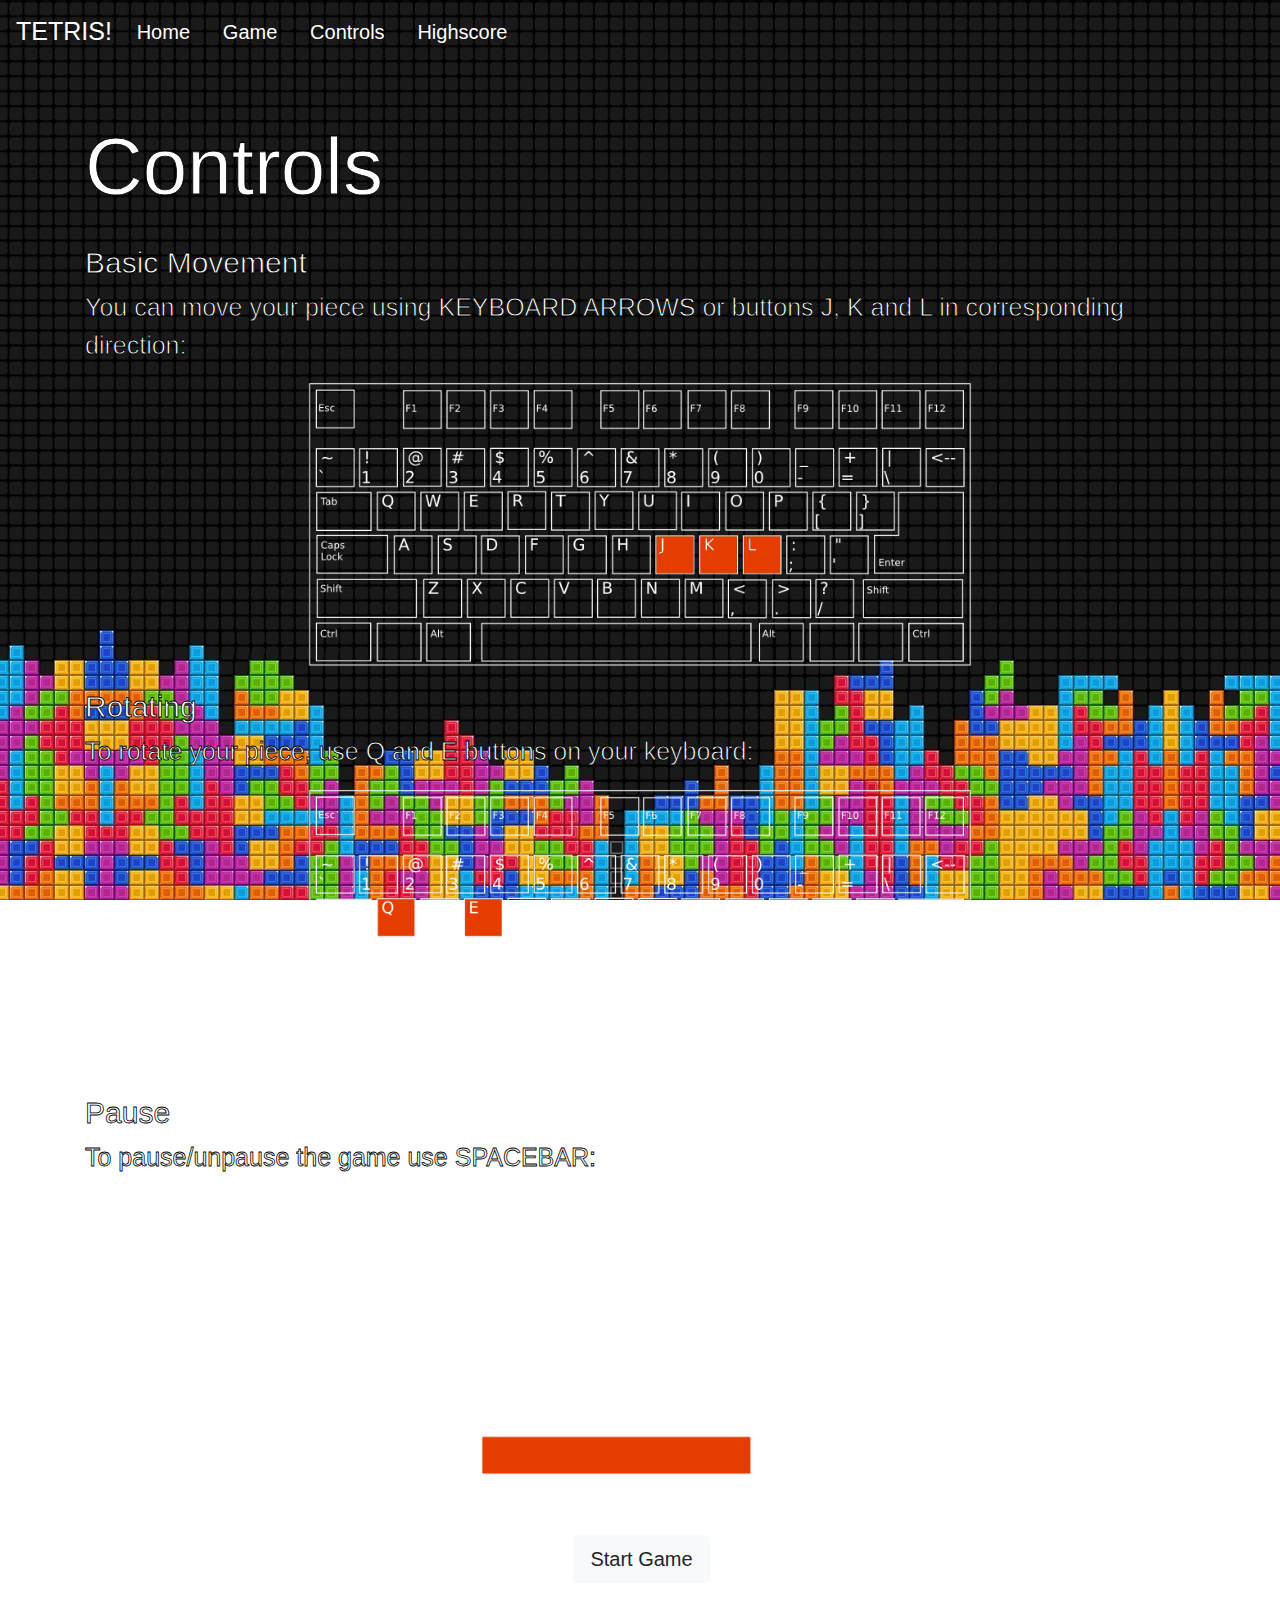
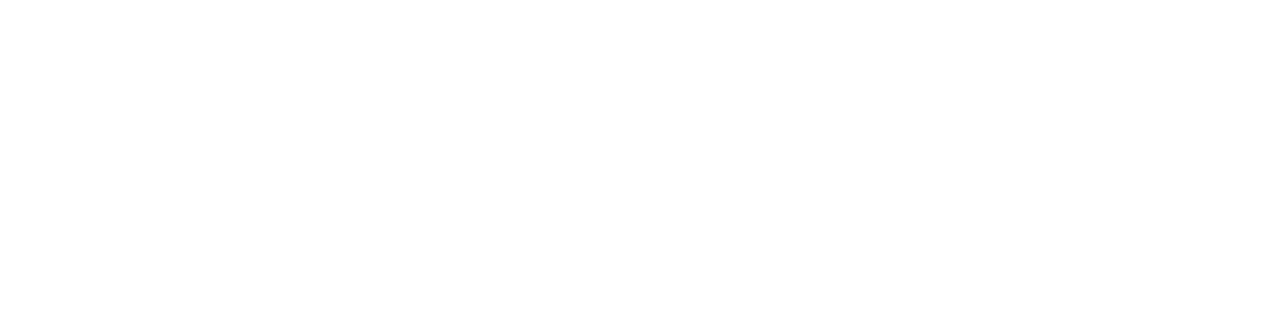
<file: controls.html>
<!DOCTYPE html>
<html>
<head>
	<title>The Tetris Game</title>
	<meta charset="UTF-8">
	<link rel="stylesheet" type="text/css" href="https://maxcdn.bootstrapcdn.com/bootstrap/4.0.0/css/bootstrap.min.css">
	<link rel="stylesheet" type="text/css" href="css/design.css">
	<link rel="stylesheet" type="text/css" href="css/design_controls.css">
	<link rel="shortcut icon" href="src/icon.png" type="image/x-icon">
</head>
<body>
<nav class="navbar navbar-expand-lg navbar-light" style="background-color: rgba(40,43,40,0);">
  <p class="navbar-brand">TETRIS!</p>
  <button class="navbar-toggler" type="button" data-toggle="collapse" data-target="#navbarNav" aria-controls="navbarNav" aria-expanded="false" aria-label="Toggle navigation">
    <span class="navbar-toggler-icon"></span>
  </button>
  <div class="collapse navbar-collapse" id="navbarNav">
    <ul class="navbar-nav">
      <li class="nav-item">
        <a class="nav-link" href="index.html">Home</a>
      </li>
      <li class="nav-item">
        <a class="nav-link" href="game.html">Game</a>
      </li>
      <li class="nav-item">
        <a class="nav-link" href="controls.html">Controls</a>
      </li>
      <li class="nav-item">
        <a class="nav-link" href="highscore.html">Highscore</a>
      </li>
    </ul>
  </div>
</nav>
<div class="container">
	<div class="row">
		<div class="col-xl-12">
			<div id="content">
				<h1>Controls</h1>
				<h3>Basic Movement</h3>
				<p>You can move your piece using KEYBOARD ARROWS or buttons J, K and L in corresponding direction:</p>
				<img src="src/keyboard.png" width="60%">
				<h3>Rotating</h3>
				<p>To rotate your piece, use Q and E buttons on your keyboard:</p>
				<img src="src/keyboard_rotate.png" width="60%">
				<h3>Pause</h3>
				<p>To pause/unpause the game use SPACEBAR:</p>
				<img src="src/keyboard_pause.png" width="60%">
			</div>
		</div>
	</div>
	<div class="row">
		<div class="col-xl-12">
			<div id="content_2">
				<a class="btn btn-light btn-lg" href="game.html" role="button">Start Game</a>
			</div>
		</div>
	</div>
</div>
</body>
</html>
</file>
<file: css/design.css>
body{
			background: url("src/bg.png");
			background-size: cover;
			background-position: center;
			background-repeat: no-repeat;
			background-attachment: fixed;
		}

#content{
	color: white;
	text-align: center;
	padding-top: 25%; 
}

#content h1 {
	font-size: 80px;
}

#content hr{
	height: 2px;
}

.btn{
	margin: 1%;
}

.btn:hover{
	background-color: rgb(229, 61, 0);
	border: rgb(255, 70, 0);
}

.nav-item{
	margin-left: 5%;
}

.navbar-light .navbar-nav .nav-link{
	color: white;
	font-size: 20px;
}

.navbar-light .navbar-brand{
	color: white;
	font-size: 25px;
	margin: 0px;
}

.navbar-light .navbar-brand:hover{
	color:white;
}

.navbar-light .navbar-nav .nav-link:hover{
	color: rgb(229, 61, 0);
</file>
<file: css/design_controls.css>
#content h1 {
	font-size: 80px;
	text-align: left;
}

#content h3 {
	font-size: 30px;
	text-align: left;
	padding-top: 2%;
}

#content{
	padding-top: 5%;
	-webkit-text-stroke: 0.8px black;
}

#content p {
	font-size: 25px;
	text-align: left;
}

.btn{
	margin-left: 44%;
	margin-top: 5%;
	margin-bottom: 30%;
}
</file>
